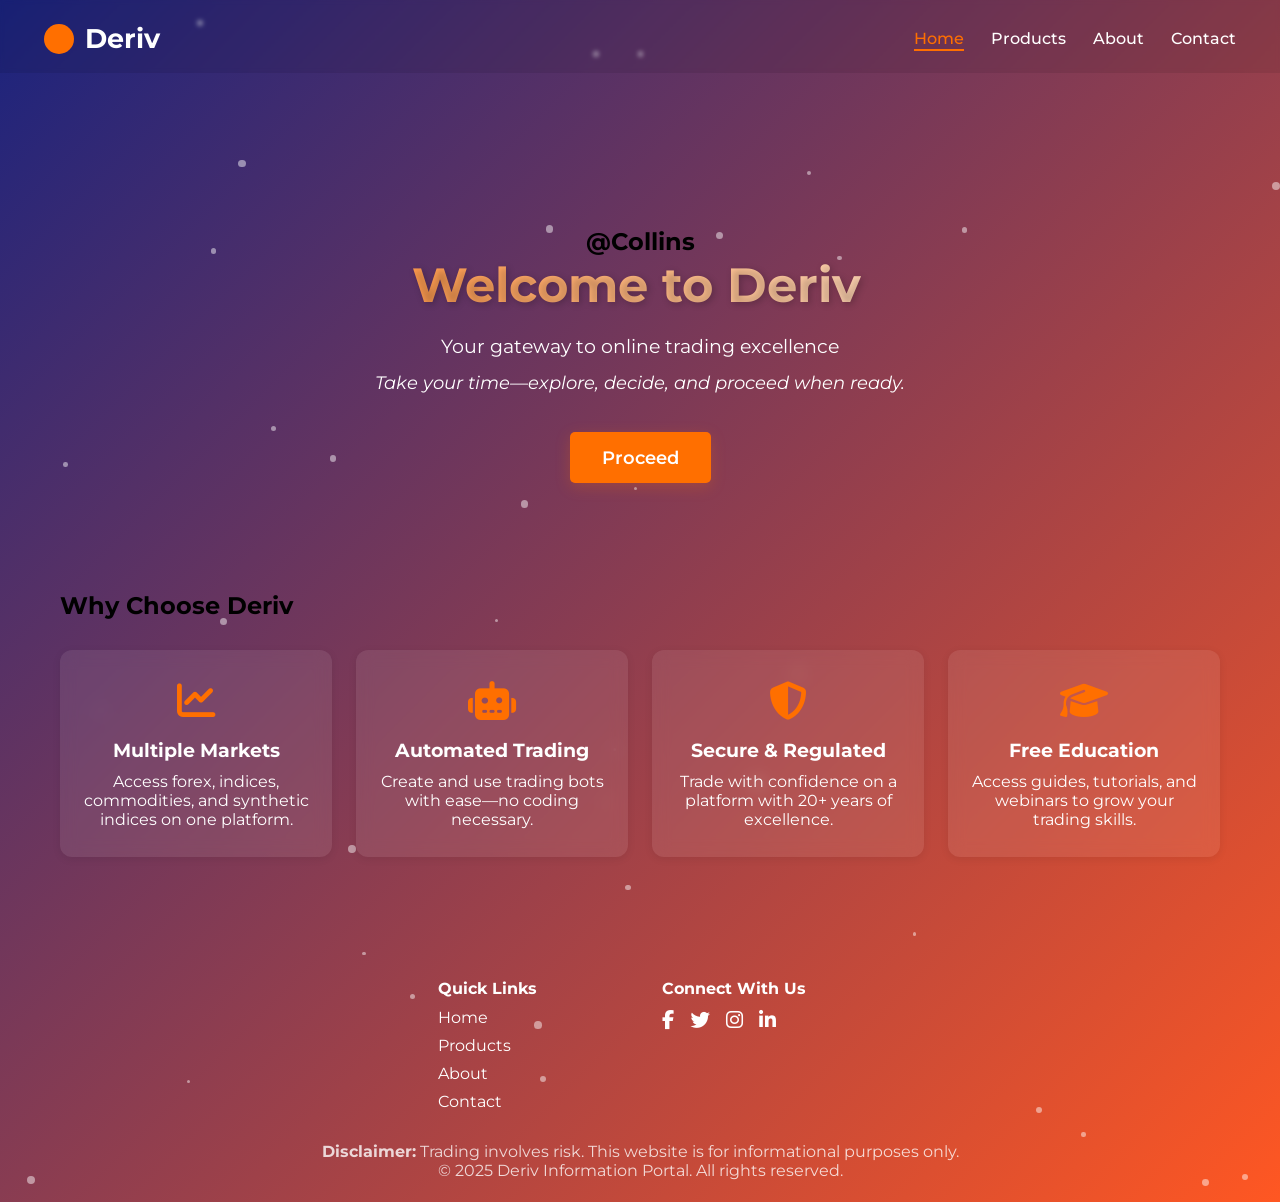
<file: index.html>
<!DOCTYPE html>
<html lang="en">
<head>
  <meta charset="UTF-8">
  <meta name="viewport" content="width=device-width, initial-scale=1.0">
  <title>Deriv Home</title>
  <link href="https://fonts.googleapis.com/css2?family=Montserrat:wght@400;500;600;700&display=swap" rel="stylesheet">
  <link rel="stylesheet" href="styles.css">
  <link rel="stylesheet" href="https://cdnjs.cloudflare.com/ajax/libs/font-awesome/6.4.0/css/all.min.css">
</head>
<body>
  <div class="container">
    <div class="particles" id="particles"></div>
    <nav class="navbar">
      <a href="index.html" class="logo">
        <span class="logo-icon"></span>
        Deriv
      </a>
      <div class="nav-links">
        <a href="index.html" class="active">Home</a>
        <a href="products.html">Products</a>
        <a href="about.html">About</a>
        <a href="contact.html">Contact</a>
      </div>
    </nav>
    <div class="content">
      <section class="hero">
        <div class="hero-content">
          <h1 class="by">@Collins</h1>
          <h2 class="welcome">Welcome to Deriv</h2>
          <p class="subtitle">Your gateway to online trading excellence</p>
          <p class="prompt">Take your time—explore, decide, and proceed when ready.</p>
          <div class="cta-buttons">
            <button class="cta-button primary" onclick="proceed()">Proceed</button>
          </div>
        </div>
      </section>
      <section class="highlights">
        <h2 class="section-title">Why Choose Deriv</h2>
        <div class="highlights-grid">
          <div class="highlight-card">
            <div class="highlight-icon"><i class="fas fa-chart-line"></i></div>
            <h3>Multiple Markets</h3>
            <p>Access forex, indices, commodities, and synthetic indices on one platform.</p>
          </div>
          <div class="highlight-card">
            <div class="highlight-icon"><i class="fas fa-robot"></i></div>
            <h3>Automated Trading</h3>
            <p>Create and use trading bots with ease—no coding necessary.</p>
          </div>
          <div class="highlight-card">
            <div class="highlight-icon"><i class="fas fa-shield-alt"></i></div>
            <h3>Secure & Regulated</h3>
            <p>Trade with confidence on a platform with 20+ years of excellence.</p>
          </div>
          <div class="highlight-card">
            <div class="highlight-icon"><i class="fas fa-graduation-cap"></i></div>
            <h3>Free Education</h3>
            <p>Access guides, tutorials, and webinars to grow your trading skills.</p>
          </div>
        </div>
      </section>
    </div>
    <footer class="footer">
      <div class="footer-content">
        <div class="footer-section">
          <h3>Quick Links</h3>
          <ul>
            <li><a href="index.html">Home</a></li>
            <li><a href="products.html">Products</a></li>
            <li><a href="about.html">About</a></li>
            <li><a href="contact.html">Contact</a></li>
          </ul>
        </div>
        <div class="footer-section">
          <h3>Connect With Us</h3>
          <div class="social-icons">
            <a href="#"><i class="fab fa-facebook-f"></i></a>
            <a href="#"><i class="fab fa-twitter"></i></a>
            <a href="#"><i class="fab fa-instagram"></i></a>
            <a href="#"><i class="fab fa-linkedin-in"></i></a>
          </div>
        </div>
      </div>
      <div class="footer-bottom">
        <p><strong>Disclaimer:</strong> Trading involves risk. This website is for informational purposes only.</p>
        <p>&copy; 2025 Deriv Information Portal. All rights reserved.</p>
      </div>
    </footer>
  </div>
  <script src="script.js"></script>
</body>
</html>
</file>
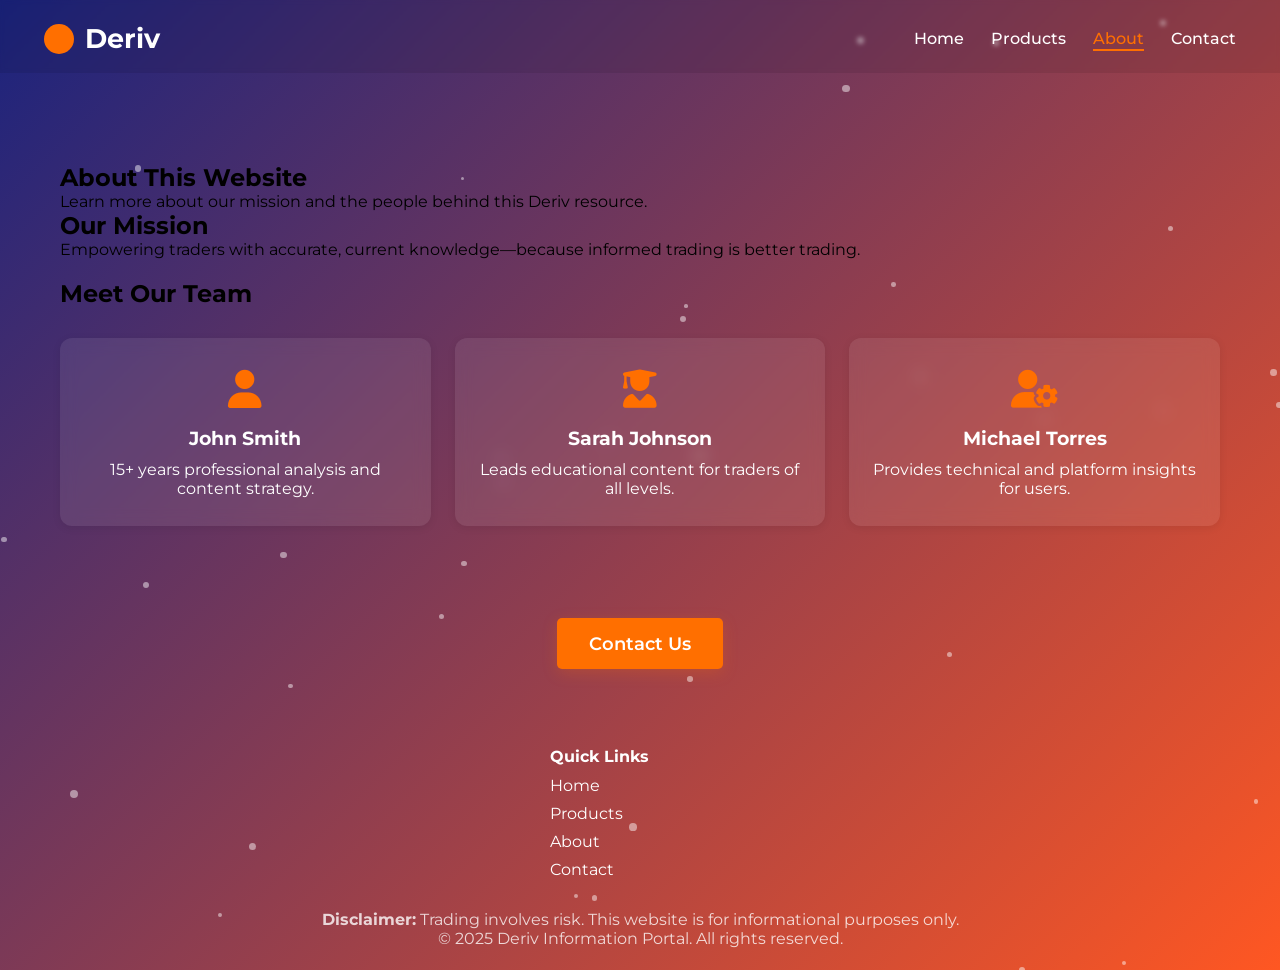
<file: about.html>
<!DOCTYPE html>
<html lang="en">
<head>
  <meta charset="UTF-8">
  <meta name="viewport" content="width=device-width, initial-scale=1.0">
  <title>About - Deriv</title>
  <link href="https://fonts.googleapis.com/css2?family=Montserrat:wght@400;500;600;700&display=swap" rel="stylesheet">
  <link rel="stylesheet" href="styles.css">
  <link rel="stylesheet" href="https://cdnjs.cloudflare.com/ajax/libs/font-awesome/6.4.0/css/all.min.css">
</head>
<body>
  <div class="container">
    <div class="particles" id="particles"></div>
    <nav class="navbar">
      <a href="index.html" class="logo"><span class="logo-icon"></span>Deriv</a>
      <div class="nav-links">
        <a href="index.html">Home</a>
        <a href="products.html">Products</a>
        <a href="about.html" class="active">About</a>
        <a href="contact.html">Contact</a>
      </div>
    </nav>
    <div class="content">
      <section class="page-header">
        <h1>About This Website</h1>
        <p>Learn more about our mission and the people behind this Deriv resource.</p>
      </section>
      <section>
        <h2 class="section-title">Our Mission</h2>
        <p class="section-description">Empowering traders with accurate, current knowledge—because informed trading is better trading.</p>
      </section>
      <section class="highlights">
        <h2 class="section-title">Meet Our Team</h2>
        <div class="highlights-grid">
          <div class="highlight-card">
            <div class="highlight-icon"><i class="fas fa-user"></i></div>
            <h3>John Smith</h3>
            <p>15+ years professional analysis and content strategy.</p>
          </div>
          <div class="highlight-card">
            <div class="highlight-icon"><i class="fas fa-user-graduate"></i></div>
            <h3>Sarah Johnson</h3>
            <p>Leads educational content for traders of all levels.</p>
          </div>
          <div class="highlight-card">
            <div class="highlight-icon"><i class="fas fa-user-cog"></i></div>
            <h3>Michael Torres</h3>
            <p>Provides technical and platform insights for users.</p>
          </div>
        </div>
      </section>
      <div class="cta-buttons" style="margin-top:48px;">
        <button class="cta-button" onclick="window.location.href='contact.html'">Contact Us</button>
      </div>
    </div>
    <footer class="footer">
      <div class="footer-content">
        <div class="footer-section">
          <h3>Quick Links</h3>
          <ul>
            <li><a href="index.html">Home</a></li>
            <li><a href="products.html">Products</a></li>
            <li><a href="about.html">About</a></li>
            <li><a href="contact.html">Contact</a></li>
          </ul>
        </div>
      </div>
      <div class="footer-bottom">
        <p><strong>Disclaimer:</strong> Trading involves risk. This website is for informational purposes only.</p>
        <p>&copy; 2025 Deriv Information Portal. All rights reserved.</p>
      </div>
    </footer>
  </div>
  <script src="script.js"></script>
</body>
</html>
</file>
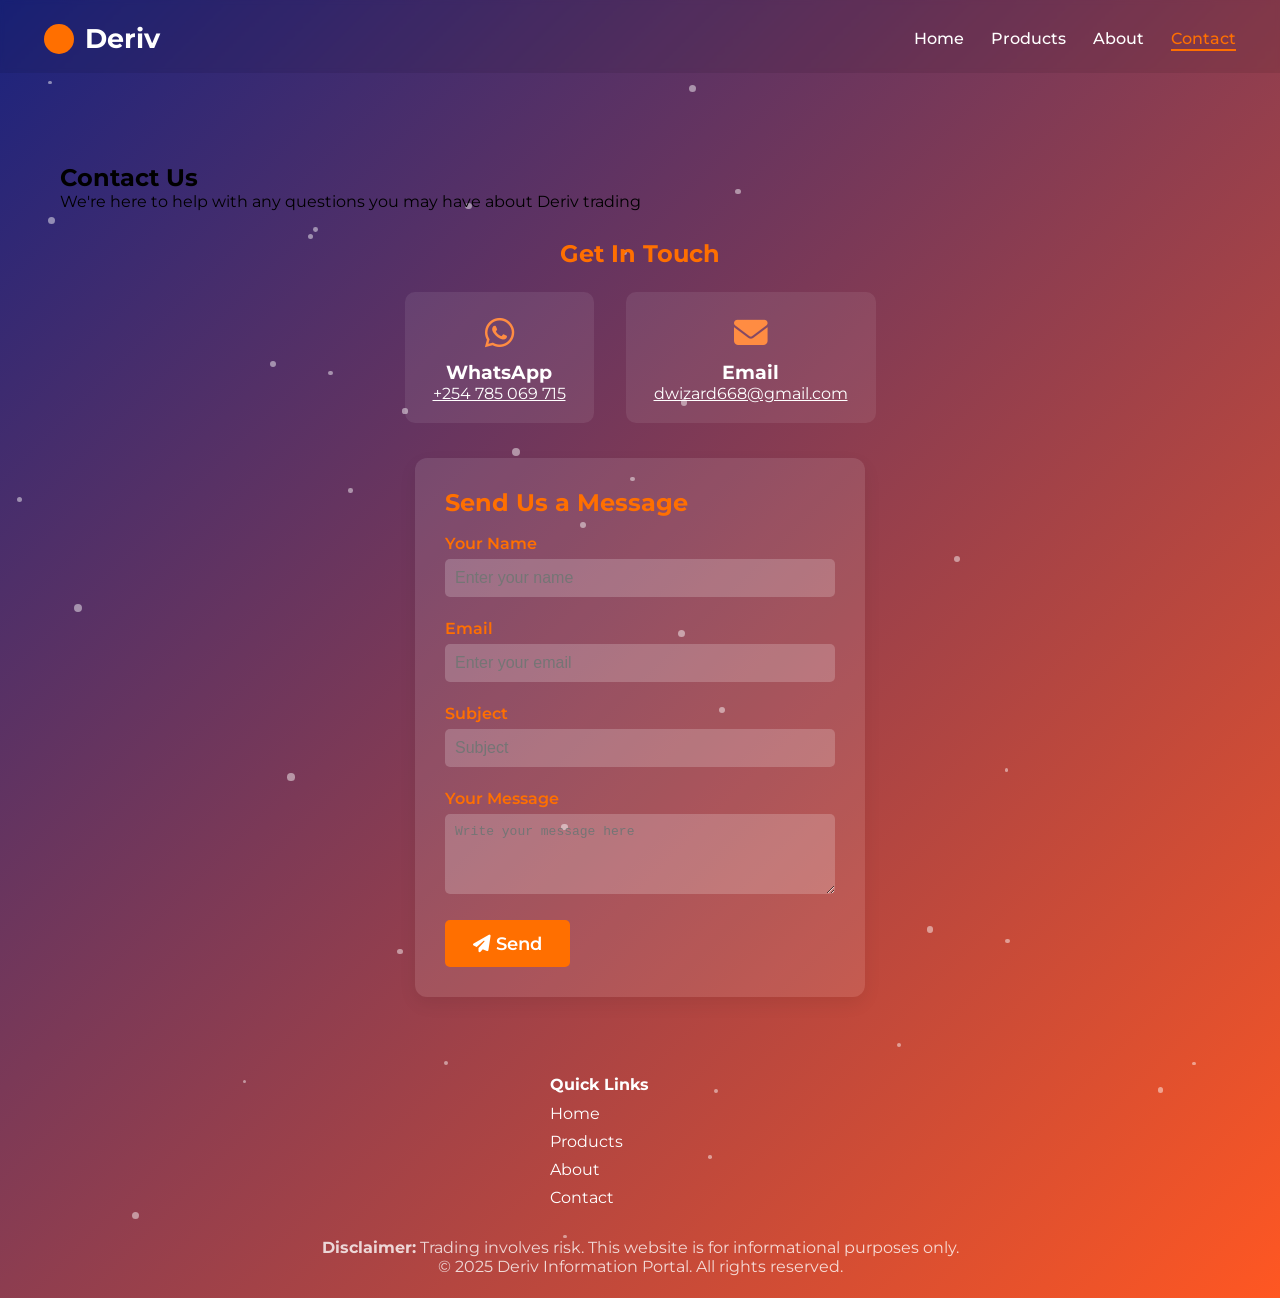
<file: contact.html>
<!DOCTYPE html>
<html lang="en">
<head>
  <meta charset="UTF-8">
  <meta name="viewport" content="width=device-width, initial-scale=1.0">
  <title>Contact - Deriv</title>
  <link href="https://fonts.googleapis.com/css2?family=Montserrat:wght@400;500;600;700&display=swap" rel="stylesheet">
  <link rel="stylesheet" href="styles.css">
  <link rel="stylesheet" href="https://cdnjs.cloudflare.com/ajax/libs/font-awesome/6.4.0/css/all.min.css">
  <style>
    .contact-form { background: rgba(255,255,255,0.1); border-radius: 12px; padding: 30px; margin-top: 35px; color: #fff; max-width: 450px; margin-left:auto; margin-right:auto; box-shadow: 0 7px 18px rgba(0,0,0,0.07); }
    .form-group { margin-bottom: 22px; }
    .form-group label { display: block; font-weight: 600; margin-bottom: 6px; color: #ff6f00; }
    .form-group input, .form-group textarea { width: 100%; padding: 10px; border-radius: 5px; border: none; background: rgba(255,255,255,0.2); color: #333; font-size: 1em; }
    .form-group input:focus, .form-group textarea:focus { outline: 2px solid #ff6f00; background: #fff; }
    .submit-button { background-color: #ff6f00; color: #fff; padding: 13px 28px; border-radius: 5px; border: none; font-size: 1.1em; transition: background 0.2s; font-weight: 600; cursor: pointer; }
    .submit-button:hover { background: #ff8c42; }
    .contact-info { text-align: center; color: #fff; margin-top: 28px; }
    .contact-info h2 { color: #ff6f00; }
    .contact-methods { display: flex; gap: 32px; justify-content: center; margin-top: 24px; flex-wrap: wrap; }
    .contact-method { background: rgba(255,255,255,0.08); border-radius: 10px; padding: 20px 28px; text-align: center; min-width: 160px; }
    .contact-icon { font-size: 2.1em; color: #ff8c42; margin-bottom: 8px; }
    .contact-link { color: #fff; text-decoration: underline; }
    @media (max-width:600px) {
      .contact-methods { flex-direction: column; gap: 17px; }
      .contact-form { padding: 17px; }
    }
  </style>
</head>
<body>
  <div class="container">
    <div class="particles" id="particles"></div>
    <nav class="navbar">
      <a href="index.html" class="logo"><span class="logo-icon"></span>Deriv</a>
      <div class="nav-links">
        <a href="index.html">Home</a>
        <a href="products.html">Products</a>
        <a href="about.html">About</a>
        <a href="contact.html" class="active">Contact</a>
      </div>
    </nav>
    <div class="content">
      <section class="page-header">
        <h1>Contact Us</h1>
        <p>We're here to help with any questions you may have about Deriv trading</p>
      </section>
      <div class="contact-info">
        <h2>Get In Touch</h2>
        <div class="contact-methods">
          <div class="contact-method">
            <div class="contact-icon"><i class="fab fa-whatsapp"></i></div>
            <h3>WhatsApp</h3>
            <a class="contact-link" href="https://wa.me/255785069715" target="_blank">+254 785 069 715</a>
          </div>
          <div class="contact-method">
            <div class="contact-icon"><i class="fas fa-envelope"></i></div>
            <h3>Email</h3>
            <a class="contact-link" href="mailto:info@derivportal.com">dwizard668@gmail.com</a>
          </div>
        </div>
      </div>
      <form class="contact-form" onsubmit="event.preventDefault();alert('Thank you! Your message has been received.');this.reset();">
        <h2 style="color:#ff6f00; margin-bottom:17px;">Send Us a Message</h2>
        <div class="form-group">
          <label for="name">Your Name</label>
          <input type="text" id="name" name="name" placeholder="Enter your name" required>
        </div>
        <div class="form-group">
          <label for="email">Email</label>
          <input type="email" id="email" name="email" placeholder="Enter your email" required>
        </div>
        <div class="form-group">
          <label for="subject">Subject</label>
          <input type="text" id="subject" name="subject" placeholder="Subject">
        </div>
        <div class="form-group">
          <label for="message">Your Message</label>
          <textarea id="message" name="message" rows="4" placeholder="Write your message here" required></textarea>
        </div>
        <button class="submit-button" type="submit"><i class="fas fa-paper-plane"></i> Send</button>
      </form>
    </div>
    <footer class="footer">
      <div class="footer-content">
        <div class="footer-section">
          <h3>Quick Links</h3>
          <ul>
            <li><a href="index.html">Home</a></li>
            <li><a href="products.html">Products</a></li>
            <li><a href="about.html">About</a></li>
            <li><a href="contact.html">Contact</a></li>
          </ul>
        </div>
      </div>
      <div class="footer-bottom">
        <p><strong>Disclaimer:</strong> Trading involves risk. This website is for informational purposes only.</p>
        <p>&copy; 2025 Deriv Information Portal. All rights reserved.</p>
      </div>
    </footer>
  </div>
  <script src="script.js"></script>
</body>
</html>
</file>
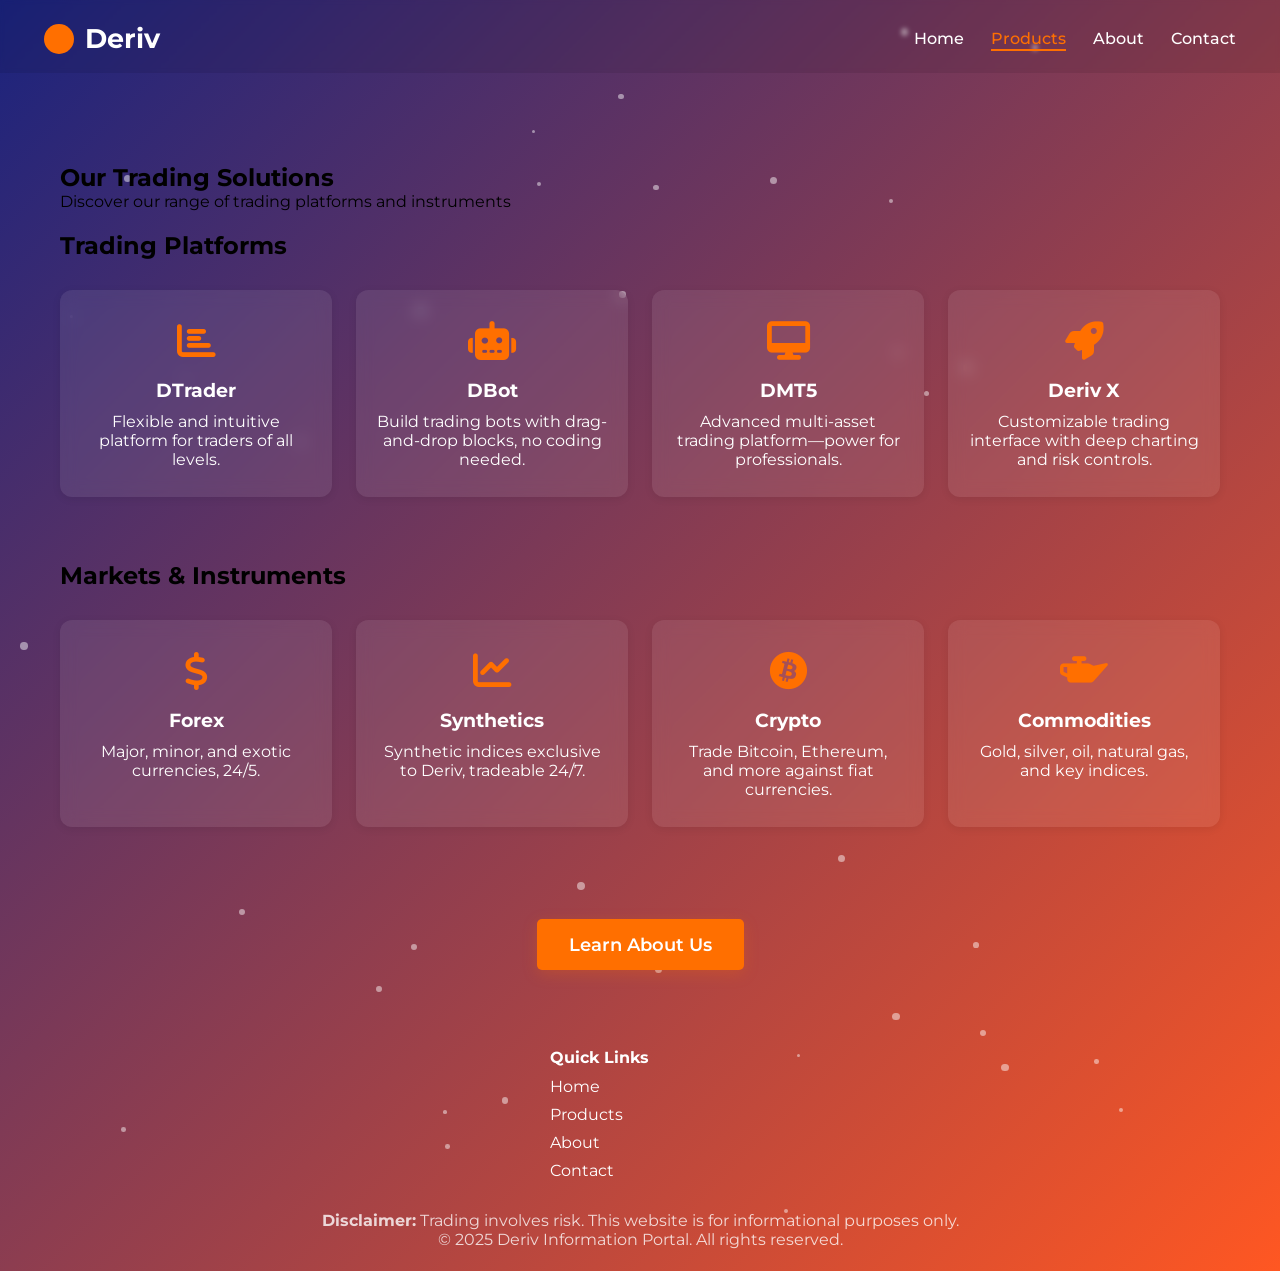
<file: products.html>
<!DOCTYPE html>
<html lang="en">
<head>
  <meta charset="UTF-8">
  <meta name="viewport" content="width=device-width, initial-scale=1.0">
  <title>Products - Deriv</title>
  <link href="https://fonts.googleapis.com/css2?family=Montserrat:wght@400;500;600;700&display=swap" rel="stylesheet">
  <link rel="stylesheet" href="styles.css">
  <link rel="stylesheet" href="https://cdnjs.cloudflare.com/ajax/libs/font-awesome/6.4.0/css/all.min.css">
</head>
<body>
  <div class="container">
    <div class="particles" id="particles"></div>
    <nav class="navbar">
      <a href="index.html" class="logo"><span class="logo-icon"></span>Deriv</a>
      <div class="nav-links">
        <a href="index.html">Home</a>
        <a href="products.html" class="active">Products</a>
        <a href="about.html">About</a>
        <a href="contact.html">Contact</a>
      </div>
    </nav>
    <div class="content">
      <section class="page-header">
        <h1>Our Trading Solutions</h1>
        <p>Discover our range of trading platforms and instruments</p>
      </section>
      <section class="highlights">
        <h2 class="section-title">Trading Platforms</h2>
        <div class="highlights-grid">
          <div class="highlight-card">
            <div class="highlight-icon"><i class="fas fa-chart-bar"></i></div>
            <h3>DTrader</h3>
            <p>Flexible and intuitive platform for traders of all levels.</p>
          </div>
          <div class="highlight-card">
            <div class="highlight-icon"><i class="fas fa-robot"></i></div>
            <h3>DBot</h3>
            <p>Build trading bots with drag-and-drop blocks, no coding needed.</p>
          </div>
          <div class="highlight-card">
            <div class="highlight-icon"><i class="fas fa-desktop"></i></div>
            <h3>DMT5</h3>
            <p>Advanced multi-asset trading platform—power for professionals.</p>
          </div>
          <div class="highlight-card">
            <div class="highlight-icon"><i class="fas fa-rocket"></i></div>
            <h3>Deriv X</h3>
            <p>Customizable trading interface with deep charting and risk controls.</p>
          </div>
        </div>
      </section>
      <section class="highlights">
        <h2 class="section-title">Markets & Instruments</h2>
        <div class="highlights-grid">
          <div class="highlight-card">
            <div class="highlight-icon"><i class="fas fa-dollar-sign"></i></div>
            <h3>Forex</h3>
            <p>Major, minor, and exotic currencies, 24/5.</p>
          </div>
          <div class="highlight-card">
            <div class="highlight-icon"><i class="fas fa-chart-line"></i></div>
            <h3>Synthetics</h3>
            <p>Synthetic indices exclusive to Deriv, tradeable 24/7.</p>
          </div>
          <div class="highlight-card">
            <div class="highlight-icon"><i class="fab fa-bitcoin"></i></div>
            <h3>Crypto</h3>
            <p>Trade Bitcoin, Ethereum, and more against fiat currencies.</p>
          </div>
          <div class="highlight-card">
            <div class="highlight-icon"><i class="fas fa-oil-can"></i></div>
            <h3>Commodities</h3>
            <p>Gold, silver, oil, natural gas, and key indices.</p>
          </div>
        </div>
      </section>
      <div class="cta-buttons" style="margin-top:48px;">
        <button class="cta-button" onclick="window.location.href='about.html'">Learn About Us</button>
      </div>
    </div>
    <footer class="footer">
      <div class="footer-content">
        <div class="footer-section">
          <h3>Quick Links</h3>
          <ul>
            <li><a href="index.html">Home</a></li>
            <li><a href="products.html">Products</a></li>
            <li><a href="about.html">About</a></li>
            <li><a href="contact.html">Contact</a></li>
          </ul>
        </div>
      </div>
      <div class="footer-bottom">
        <p><strong>Disclaimer:</strong> Trading involves risk. This website is for informational purposes only.</p>
        <p>&copy; 2025 Deriv Information Portal. All rights reserved.</p>
      </div>
    </footer>
  </div>
  <script src="script.js"></script>
</body>
</html>
</file>
<file: styles.css>
/* ======= GLOBAL RESETS & FONTS ======= */
* { margin: 0; padding: 0; box-sizing: border-box; }
html, body {
  font-family: 'Montserrat', Arial, sans-serif;
  background: #f8f8f8;
  scroll-behavior: smooth;
  overflow-x: hidden;
}
a { text-decoration: none; color: inherit; transition: color 0.3s; }
ul, ol { list-style: none; }
img { max-width: 100%; height: auto; }
button { cursor: pointer; font-family: 'Montserrat', Arial, sans-serif; }

/* ========== CONTAINER & STRUCTURE ========== */
.container {
  min-height: 100vh;
  background: linear-gradient(135deg, #1a237e 0%, #ff5722 100%);
  position: relative;
  overflow: hidden;
  display: flex;
  flex-direction: column;
}
.content {
  max-width: 1200px;
  margin: 0 auto;
  padding: 90px 20px 40px 20px;
  flex: 1 1 auto;
  width: 100%;
  position: relative;
  z-index: 1;
}
/* ========== NAVBAR ========== */
.navbar {
  width: 100%;
  display: flex;
  justify-content: space-between;
  align-items: center;
  padding: 22px 44px 18px 44px;
  position: relative;
  z-index: 10;
  background: rgba(0,0,0,0.08);
  backdrop-filter: blur(2px);
}
.logo {
  font-size: 1.7em;
  font-weight: 700;
  color: #fff;
  display: flex; align-items: center;
}
.logo-icon {
  width: 30px; height: 30px;
  background: #ff6f00;
  border-radius: 50%;
  margin-right: 11px; display: inline-block;
}
.nav-links { display: flex; gap: 27px; }
.nav-links a {
  color: #fff;
  font-weight: 500;
  font-size: 1em;
  position: relative;
}
.nav-links a::after {
  content: '';
  position: absolute; width: 0; height: 2px;
  left: 0; bottom: -3px;
  background: #ff6f00;
  transition: width 0.3s;
}
.nav-links a:hover, .nav-links a.active { color: #ff6f00; }
.nav-links a:hover::after, .nav-links a.active::after { width: 100%; }

/* ========== HERO SECTION ========== */
.hero {
  padding: 64px 0 30px 0;
  text-align: center;
  margin-bottom: 58px;
  position: relative;
}
.@Collins {
    content: "@Collins";
    display: block;
    font-size: 1.3em;
    font-style: italic;
    margin-top: 12px;
    position: absolute;
    left: 100%;
    white-space: nowrap;
    animation: moveText 4s linear infinite, colorChange 4s infinite;
}
@keyframes moveText {
    0% {
        left: 100%;
        opacity: 1;
    }
    80% {
        left: 0%;
        opacity: 1;
    }
    100% {
        left: -20%;
        opacity: 0;
    }
}

@keyframes colorChange {
    0% { color: coral; }
    25% { color: red + pink; }
    50% { color: blue + green; }
    75% { color: crimson; }
    63% { color: orange + blue; }
}
.welcome {
  font-size: 3rem;
  font-weight: bold;
  background: linear-gradient(to right, #ff6f00, #fff);
  -webkit-background-clip: text;
  background-clip: text;
  color: transparent;
  text-shadow: 2px 2px 7px rgba(0, 0, 0, 0.22);
  animation: fadeIn 1.5s ease-out;
  margin-bottom: 20px;
  max-width: 90vw;
}
.subtitle {
  font-size: 1.2em;
  color: #fff;
  margin-bottom: 13px;
  opacity: 0.9;
  animation: fadeIn 1.8s ease-out 0.2s both;
}
.prompt {
  font-size: 1.15em;
  color: #fff;
  font-style: italic;
  margin-bottom: 38px;
  opacity: 0.89;
  animation: fadeIn 2s ease-out 0.5s both;
}
.cta-buttons { display: flex; justify-content: center; gap: 18px; margin-top: 27px; }
.cta-button, .proceed-button {
  padding: 14px 32px;
  font-size: 1.15em;
  background: #ff6f00;
  border-radius: 5px;
  color: #fff;
  font-weight: 600;
  border: none;
  box-shadow: 0 4px 15px rgba(255,111,0,0.23);
  transition: background 0.2s, transform 0.19s, box-shadow 0.3s;
  position: relative;
  overflow: hidden;
}
.cta-button.secondary {
  background: transparent;
  color: #fff;
  border: 2px solid #fff;
  font-weight: 500;
}
.cta-button:hover, .proceed-button:hover {
  background: #ff8c42;
  transform: translateY(-4px) scale(1.06);
  box-shadow: 0 7px 28px rgba(255,111,0,0.32);
}
.cta-button:active, .proceed-button:active {
  animation: bounce 0.48s;
  transform: translateY(0) scale(1);
}
.cta-button::after, .proceed-button::after {
  content: '';
  position: absolute;
  border-radius: 50%;
  background: rgba(255,255,255,0.22);
  width: 150%; height: 150%;
  top: 50%; left: 50%;
  transform: translate(-50%, -50%) scale(0);
  opacity: 0;
  transition: transform 0.8s, opacity 0.8s;
}
.cta-button:hover::after, .proceed-button:hover::after {
  transform: translate(-50%, -50%) scale(1);
  opacity: 1;
}

/* ========== HIGHLIGHTS SECTION ========== */
.highlights { padding: 20px 0 44px 0; }
.highlights-grid {
  display: grid;
  grid-template-columns: repeat(auto-fit, minmax(210px, 1fr));
  gap: 24px;
  margin-top: 30px;
}
.highlight-card {
  background: rgba(255,255,255,0.084);
  border-radius: 12px;
  padding: 28px 20px;
  text-align: center;
  color: #fff;
  transition: box-shadow 0.33s, transform 0.33s;
  backdrop-filter: blur(8px);
  box-shadow: 0 2px 9px rgba(0,0,0,0.08);
}
.highlight-card:hover {
  box-shadow: 0 12px 30px rgba(0,0,0,0.12);
  transform: translateY(-8px) scale(1.03);
}
.highlight-icon { font-size: 2.4em; color: #ff6f00; margin-bottom: 14px; }
.highlight-card h3 { font-size: 1.18em; margin-bottom: 10px; }
.highlight-card p { font-size: 0.99em; }

/* ========== FOOTER ========== */
.footer {
  width: 100%; background: transparent; color: #fff;
  position: relative; bottom: 0;
  padding: 38px 0 22px 0;
  z-index: 2;
}
.footer-content { display: flex; flex-wrap: wrap; gap: 44px; justify-content: center; margin-bottom: 22px; }
.footer-section { min-width: 180px; }
.footer-section h3 { font-size: 1em; margin-bottom: 10px; }
.footer-section ul { padding-left: 0; }
.footer-section li { margin-bottom: 9px; }
.social-icons a { margin-right: 12px; font-size: 1.22em; color: #fff; transition: color 0.3s; }
.social-icons a:hover { color: #ff6f00; }
.footer-bottom { text-align: center; font-size: 0.97em; color: rgba(255,255,255,0.79); }

/* ====== PARTICLES ====== */
.particles { position: absolute; top: 0; left: 0; width: 100%; height: 100%; z-index: 0; pointer-events: none; }
.particle {
  position: absolute;
  border-radius: 50%;
  background: rgba(255,255,255,0.47);
  pointer-events: none;
  animation: float linear infinite;
}
@keyframes fadeIn { 0%{opacity:0;transform:translateY(-26px);} 100%{opacity:1;transform:translateY(0);} }
@keyframes bounce { 0%{transform:scale(1);} 50%{transform:scale(0.95);} 100%{transform:scale(1);} }
@keyframes float { 0%{transform:translateY(0) rotate(0deg);} 100%{transform:translateY(-1000px) rotate(360deg);} }

/* ========== RESPONSIVE ========== */
@media (max-width: 900px) {
  .content { padding: 86px 5vw 40px 5vw; }
  .navbar { padding-left: 18px; padding-right: 18px; }
}
@media (max-width: 650px) {
  .navbar { flex-direction: column; padding: 14px 3vw 10px 3vw; }
  .content { padding: 70px 3vw 20px 3vw; }
  .welcome { font-size: 2em; }
  .subtitle, .prompt { font-size: 1em; }
  .footer-content { gap: 17px; }
}
</file>
